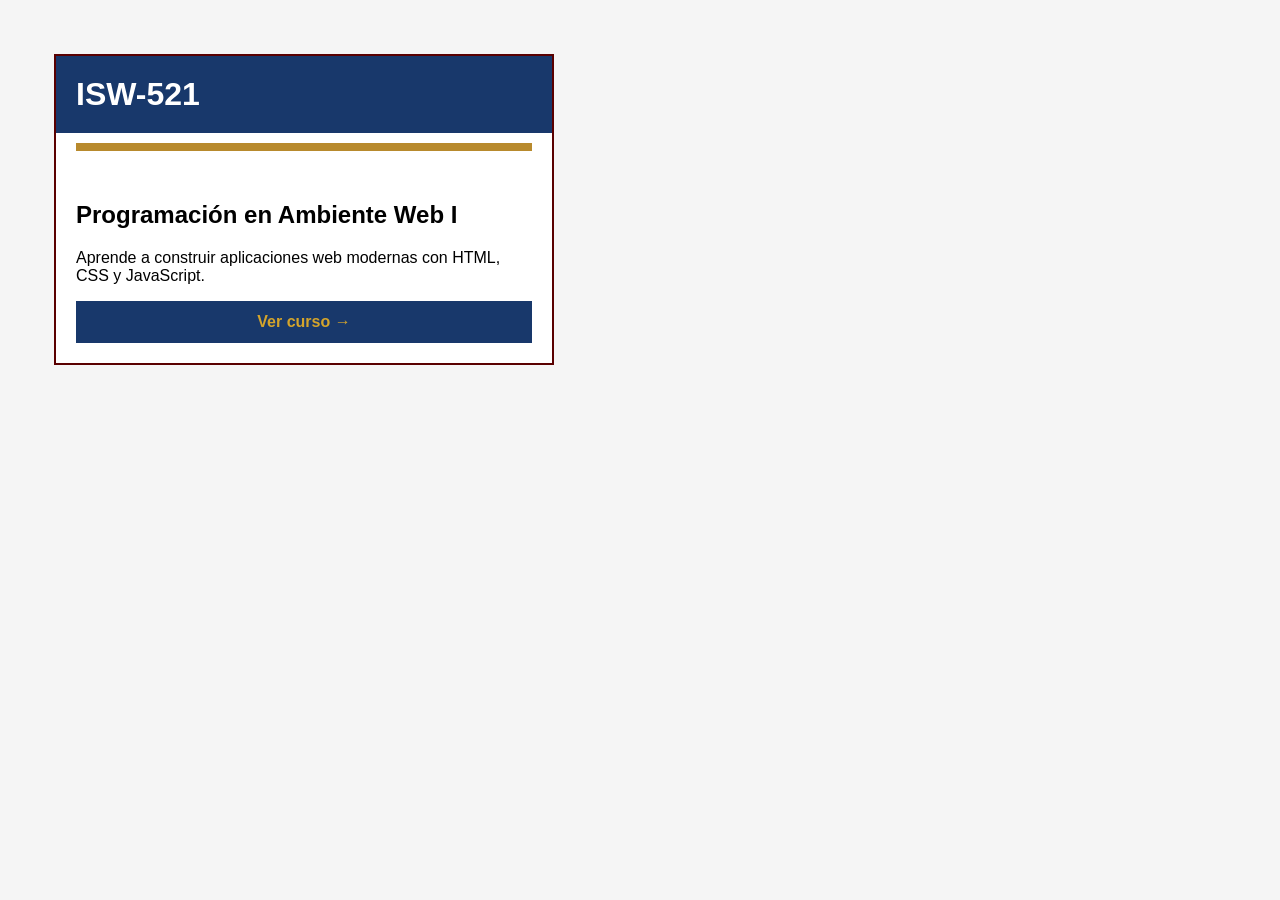
<file: Clases/Clase3/Tareas/BoxModelWorkshop/index.html>
﻿<!DOCTYPE html>

<html lang="en" xmlns="http://www.w3.org/1999/xhtml">
<head>
    <meta charset="utf-8" />
    <title>Box Model Workshop</title>
    <link rel="stylesheet" href="styles.css">
</head>
<body>

    <div class="card">
        <div class="card-header">
            <h1>ISW-521</h1>
        </div>

        <div class="linea"></div>

        <div class="card-body">
            <h2>Programación en Ambiente Web I</h2>

            <p>
                Aprende a construir aplicaciones web modernas con HTML,
                CSS y JavaScript.
            </p>

            <a href="#" class="card-btn">Ver curso →</a>
        </div>
    </div>

</body>
</html>
</file>
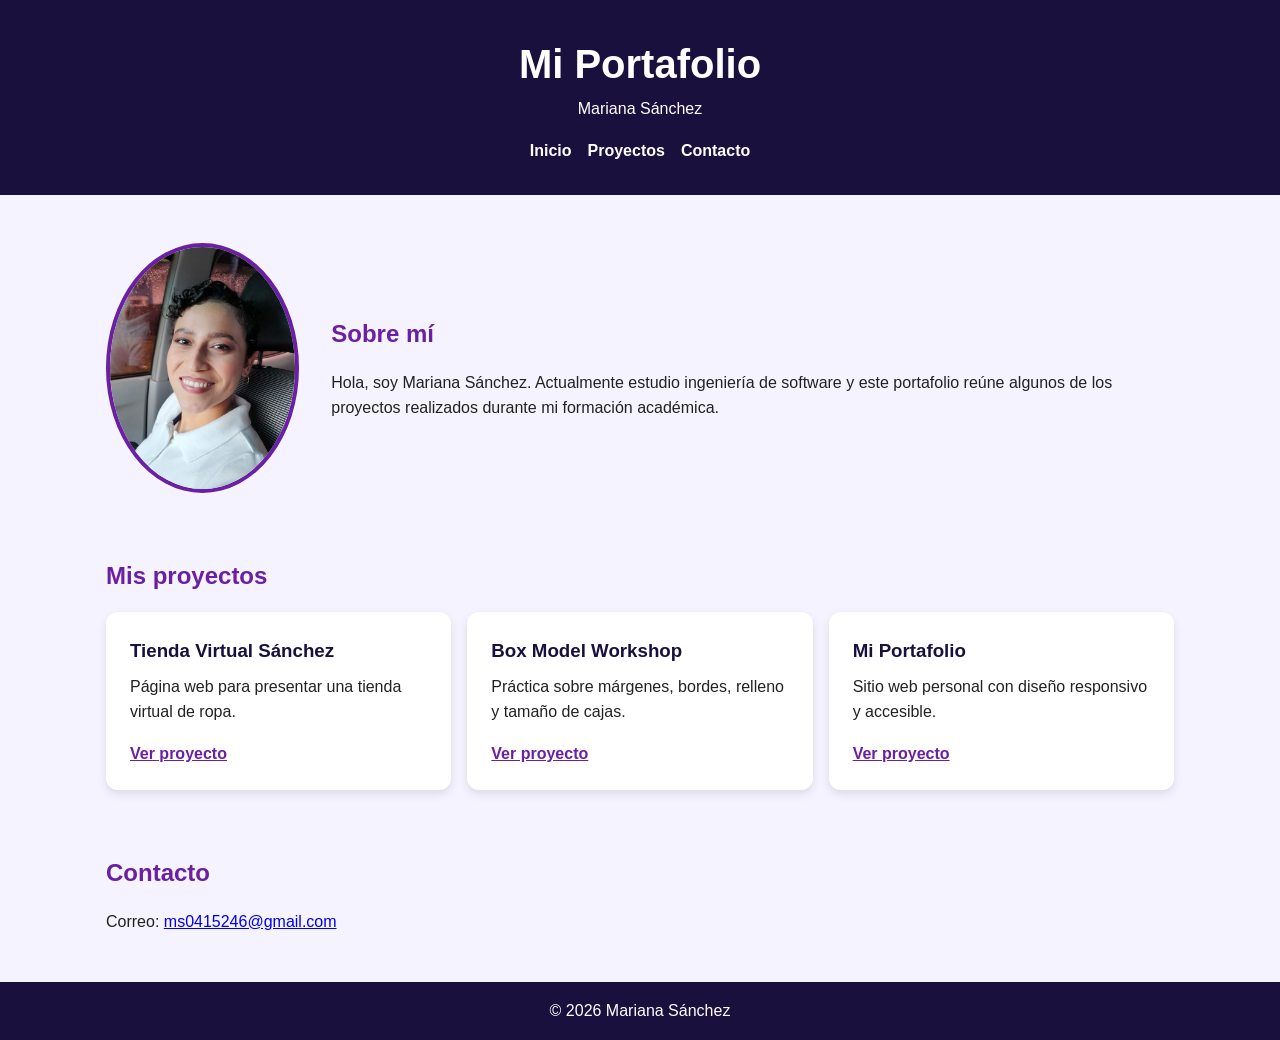
<file: Clases/Clase5/Workshop-Responsivo-Accesible/MiPortafolio/index.html>
<!DOCTYPE html>
<html lang="es">
<head>
    <meta charset="UTF-8">
    <meta name="viewport" content="width=device-width, initial-scale=1.0">
    <title>Mi Portafolio</title>
    <link rel="stylesheet" href="styles.css">
</head>
<body>

    <header class="header">
        <h1>Mi Portafolio</h1>
        <p>Mariana Sánchez</p>

        <nav aria-label="Menú principal">
            <ul class="menu">
                <li><a href="#inicio">Inicio</a></li>
                <li><a href="#proyectos">Proyectos</a></li>
                <li><a href="#contacto">Contacto</a></li>
            </ul>
        </nav>
    </header>

    <main>
        <section id="inicio" class="perfil">
            <img src="img/perfil.jpeg" alt="Foto de perfil de Mariana Sánchez">

            <div class="perfil-info">
                <h2>Sobre mí</h2>
                <p>
                    Hola, soy Mariana Sánchez. Actualmente estudio ingeniería de software y
                    este portafolio reúne algunos de los proyectos realizados durante mi
                    formación académica.
                </p>
            </div>
        </section>

        <section id="proyectos" class="proyectos">
            <h2>Mis proyectos</h2>

            <div class="grid-proyectos">
                <article class="card">
                    <h3>Tienda Virtual Sánchez</h3>
                    <p>Página web para presentar una tienda virtual de ropa.</p>
                    <a href="https://github.com/ms0415246-spec/laboratorio-01-tienda-sanchez" target="_blank">
                        Ver proyecto
                    </a>
                </article>

                <article class="card">
                    <h3>Box Model Workshop</h3>
                    <p>Práctica sobre márgenes, bordes, relleno y tamaño de cajas.</p>
                    <a href="https://github.com/ms0415246-spec/ISW521-Portafolio/tree/main/Clases/Clase3/Tareas/BoxModelWorkshop" target="_blank">
                        Ver proyecto
                    </a>
                </article>

                <article class="card">
                <h3>Mi Portafolio</h3>
                <p>Sitio web personal con diseño responsivo y accesible.</p>
                <a href="https://github.com/ms0415246-spec/ISW521-Portafolio" 
                    target="_blank"
                    aria-label="Ver portafolio completo">
                    Ver proyecto
                </a>
            </article>
            </div>
        </section>

        <section id="contacto" class="contacto">
            <h2>Contacto</h2>
            <p>Correo: <a href="mailto:ms0415246@gmail.com">ms0415246@gmail.com</a></p>
        </section>
    </main>

    <footer>
        <p>&copy; 2026 Mariana Sánchez</p>
    </footer>

</body>
</html>
</file>
<file: Clases/Clase3/Tareas/BoxModelWorkshop/styles.css>
﻿* {
    box-sizing: border-box;
}

body {
    font-family: Arial, sans-serif;
    background: #f5f5f5;
    padding: 30px;
}

.card {
    width: 500px;
    border: 2px solid #5a0000;
    margin: 16px;
    background: white;
}

.card-header {
    background: #18386b;
    color: white;
    padding: 20px;
}

    .card-header h1 {
        margin: 0;
    }

.linea {
    height: 8px;
    background: #b88a2d;
    margin: 10px 20px;
}

.card-body {
    padding: 20px;
}

.card-btn {
    display: block;
    width: 100%;
    text-align: center;
    background: #18386b;
    color: #d4a42b;
    text-decoration: none;
    padding: 12px;
    font-weight: bold;
}
</file>
<file: Clases/Clase5/Workshop-Responsivo-Accesible/MiPortafolio/styles.css>
* {
    margin: 0;
    padding: 0;
    box-sizing: border-box;
}

body {
    font-family: Arial, Helvetica, sans-serif;
    background-color: #f5f3ff;
    color: #222;
    line-height: 1.6;
}

.header {
    background-color: #1a103d;
    color: white;
    text-align: center;
    padding: 2rem 1rem;
}

.header h1 {
    font-size: 2.5rem;
}

.menu {
    list-style: none;
    display: flex;
    justify-content: center;
    gap: 1rem;
    margin-top: 1rem;
}

.menu a {
    color: white;
    text-decoration: none;
    font-weight: bold;
}

.menu a:hover,
.menu a:focus {
    color: #d36bff;
    outline: 2px solid #d36bff;
    padding: 4px;
}

.perfil {
    max-width: 1100px;
    margin: 2rem auto;
    padding: 1rem;
    display: flex;
    align-items: center;
    gap: 2rem;
}

.perfil img {
    width: 250px;
    height: 250px;
    object-fit: cover;
    border-radius: 50%;
    border: 4px solid #6b1fa2;
}

.perfil-info h2,
.proyectos h2,
.contacto h2 {
    color: #6b1fa2;
    margin-bottom: 1rem;
}

.proyectos {
    max-width: 1100px;
    margin: auto;
    padding: 1rem;
}

.grid-proyectos {
    display: grid;
    grid-template-columns: repeat(3, 1fr);
    gap: 1rem;
}

.card {
    background-color: white;
    padding: 1.5rem;
    border-radius: 12px;
    box-shadow: 0 4px 10px rgba(0,0,0,0.1);
}

.card h3 {
    color: #1a103d;
    margin-bottom: 0.5rem;
}

.card a {
    display: inline-block;
    margin-top: 1rem;
    color: #6b1fa2;
    font-weight: bold;
}

.card a:focus {
    outline: 2px solid #6b1fa2;
    padding: 4px;
}

.contacto {
    max-width: 1100px;
    margin: 2rem auto;
    padding: 1rem;
}

footer {
    background-color: #1a103d;
    color: white;
    text-align: center;
    padding: 1rem;
}

/* Pantallas medianas: 2 columnas */
@media (min-width: 600px) and (max-width: 1024px) {
    .grid-proyectos {
        grid-template-columns: repeat(2, 1fr);
    }
}

/* Pantallas pequeñas: menú vertical y proyectos apilados */
@media (max-width: 599px) {
    .header {
        padding: 1.5rem 1rem;
    }

    .header h1 {
        font-size: 1.8rem;
    }

    .menu {
        flex-direction: column;
        gap: 0.5rem;
    }

    .perfil {
        flex-direction: column;
        text-align: center;
        margin: 1rem auto;
        gap: 1rem;
    }

    .perfil img {
    width: 180px;
    height: 180px;
    }

    .grid-proyectos {
        grid-template-columns: 1fr;
    }

    .card {
        padding: 1rem;
    }

    body {
        font-size: 0.95rem;
    }
}
</file>
